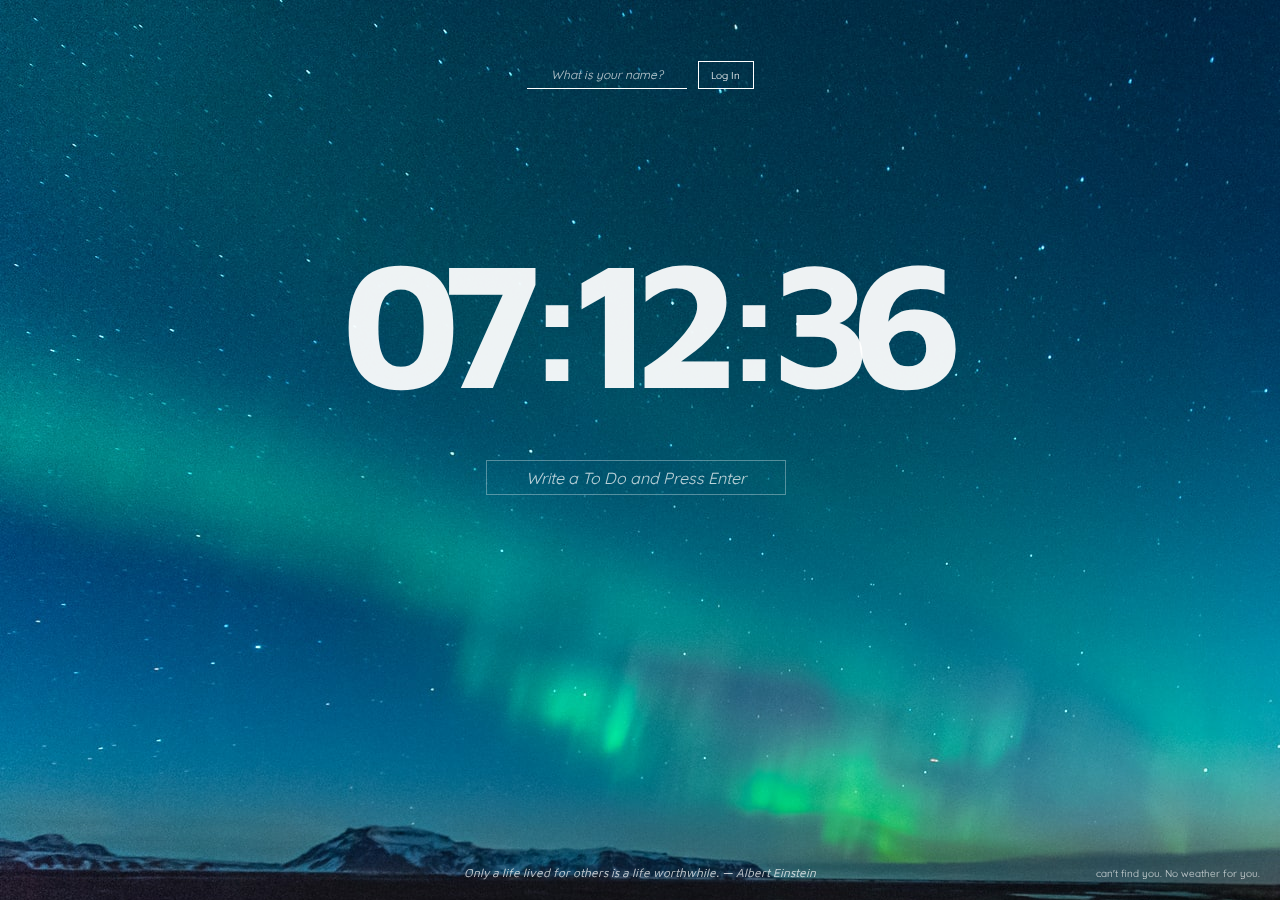
<file: index.html>
<!DOCTYPE html>
<html lang="en">
  <head>
    <meta charset="UTF-8" />
    <meta http-equiv="X-UA-Compatible" content="IE=edge" />
    <meta name="viewport" content="width=device-width, initial-scale=1.0" />
    <title>Chrome-App</title>
    <link
      href="https://fonts.googleapis.com/css2?family=Maven+Pro&family=Quicksand:wght@300&display=swap"
      rel="stylesheet"
    />
    <link rel="stylesheet" href="./css/style.css" />
  </head>
  <body>
    <div class="container">
      <form id="login-form" class="hidden">
        <input
          required
          type="text"
          maxlength="15"
          placeholder="What is your name?"
        />
        <input type="submit" value="Log In" />
      </form>
      <h1 id="greeting" class="hidden"></h1>
      <h2 id="clock">00:00:00</h2>
      <form id="todo-form">
        <input type="text" placeholder="Write a To Do and Press Enter" />
      </form>
      <ul id="todo-list"></ul>
      <div id="quote">
        <span></span>
        <span></span>
      </div>
      <div id="weather">
        <span></span>
        <span></span>
      </div>
    </div>
    <div id="bg">
      <div id="dimmed"></div>
    </div>
    <script src="js/weather.js"></script>
    <script src="js/todo.js"></script>
    <script src="js/background.js"></script>
    <script src="js/quotes.js"></script>
    <script src="js/clock.js"></script>
    <script src="js/greetings.js"></script>
  </body>
</html>
</file>
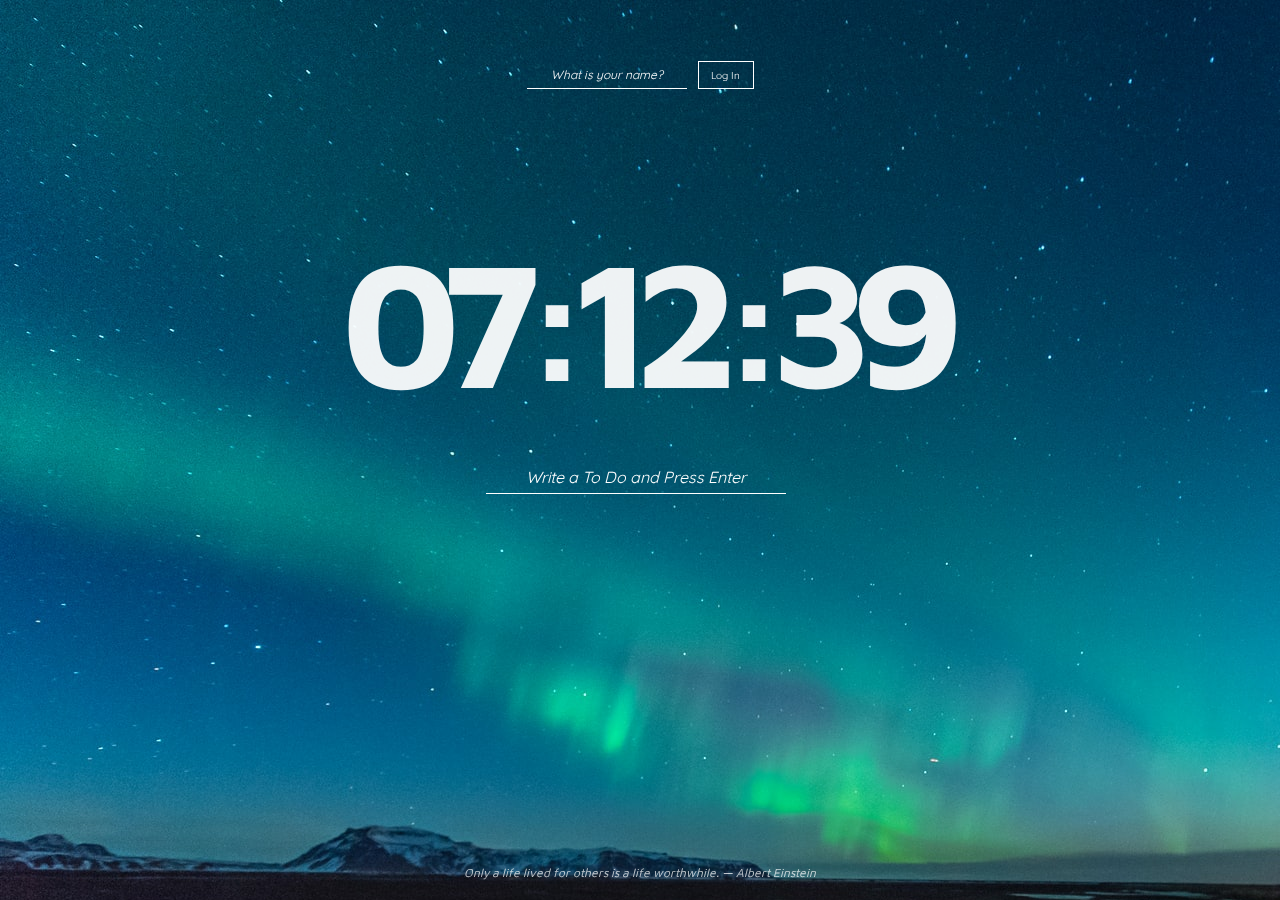
<file: leeminhy/index.html>
<!DOCTYPE html>
<html lang="en">
  <head>
    <meta charset="UTF-8" />
    <meta http-equiv="X-UA-Compatible" content="IE=edge" />
    <meta name="viewport" content="width=device-width, initial-scale=1.0" />
    <title>nomad JS</title>
    <link
      href="https://fonts.googleapis.com/css2?family=Maven+Pro&family=Quicksand:wght@300&display=swap"
      rel="stylesheet"
    />
    <link rel="stylesheet" href="./css/style.css" />
  </head>
  <body>
    <div class="container">
      <form id="login-form" class="hidden">
        <input
          required
          type="text"
          maxlength="15"
          placeholder="What is your name?"
        />
        <input type="submit" value="Log In" />
      </form>
      <h1 id="greeting" class="hidden"></h1>
      <h2 id="clock">00:00:00</h2>
      <form id="todo-form">
        <input type="text" placeholder="Write a To Do and Press Enter" />
      </form>
      <ul id="todo-list"></ul>
      <div id="quote">
        <span></span>
        <span></span>
      </div>
      <div id="weather">
        <span></span>
        <span></span>
      </div>
    </div>
    <div id="bg"></div>
    <script src="js/weather.js"></script>
    <script src="js/todo.js"></script>
    <script src="js/background.js"></script>
    <script src="js/quotes.js"></script>
    <script src="js/clock.js"></script>
    <script src="js/greetings.js"></script>
  </body>
</html>
</file>
<file: css/style.css>
* {
  margin: 0;
  padding: 0;
  font-size: 10px;
  box-sizing: border-box;
  font-family: "Quicksand", sans-serif;
}

li {
  list-style: none;
}

:focus {
  outline: transparent;
}

body {
  color: #fffe;
  position: relative;
}

.hidden {
  display: none;
}

.container {
  width: 100vw;
  height: 100vh;
  position: absolute;
  z-index: 1;
  padding: 6rem 5rem;
  display: flex;
  margin: 0 auto;
  flex-direction: column;
  align-items: center;
}

input[type="text"] {
  width: 15vw;
  font-size: 1.5rem;
  background-color: transparent;
  color: #fff;
  border: 0;
  border-bottom: 1px solid #fff;
  padding: 0.65rem 0.8rem;
  margin-right: 0.8rem;
}

input[type="submit"] {
  padding: 0.65rem 1.25rem;
  background: transparent;
  border: 1px solid #fff;
  color: #fff;
  transition: background 0.2s;
}

input[type="submit"]:hover {
  background: #fffe;
  color: #000a;
}

input::placeholder {
  color: #fffb;
  text-align: center;
  font-style: italic;
}

input:focus::placeholder {
  color: transparent;
}

#login-form input[type="text"] {
  width: 16rem;
  font-size: 1.2rem;
}

h1#greeting {
  text-align: center;
  width: 20rem;
  font-size: 2.5rem;
}

#clock {
  font-size: 18rem;
  font-weight: 700;
  letter-spacing: -2.4rem;
  margin: 12.5rem 0 3.4rem;
  font-family: "Maven Pro", sans-serif;
}

#todo-form input[type="text"] {
  padding: 0.65rem 1.15rem;
  width: 30rem;
  font-size: 1.6rem;
  border: 1px solid #fff5;
}

#todo-list button {
  background-color: transparent;
  border: 0;
}

ul#todo-list {
  margin-top: 1.6rem;
}

ul#todo-list li {
  width: 28rem;
  margin-left: -1rem;
  margin-bottom: 0.4rem;
  padding: 0.65rem 0.65rem;
  border-bottom: 1px solid #fffc;
}

ul#todo-list li span {
  font-size: 1.4rem;
  margin-left: 0.85rem;
}

ul#todo-list li button {
  cursor: pointer;
  position: relative;
}

ul#todo-list li button:hover::after {
  content: "clear!";
  background: #fffa;
  color: #000a;
  position: absolute;
  top: 0.25rem;
  left: -3.75rem;
  padding: 0 0.25rem;
}

#quote {
  margin: 2rem 0;
  position: absolute;
  bottom: 0;
}

#quote span {
  color: #fffb;
  font-size: 1.2rem;
  position: relative;
  font-style: italic;
  font-family: "Maven Pro", sans-serif;
}

#quote span::after {
  content: "";
}

#bg {
  position: fixed;
  width: auto;
  height: 100vh;
}

#weather {
  position: absolute;
  bottom: 0;
  margin: 2rem;
  right: 0;
  color: #fffb;
  font-size: 1.2rem;
  font-family: "Maven Pro", sans-serif;
}
</file>
<file: leeminhy/css/style.css>
* {
  margin: 0;
  padding: 0;
  font-size: 10px;
  box-sizing: border-box;
  font-family: "Quicksand", sans-serif;
}

li {
  list-style: none;
}

:focus {
  outline: transparent;
}

body {
  color: #fffe;
  position: relative;
}

.hidden {
  display: none;
}

.container {
  width: 100vw;
  height: 100vh;
  position: absolute;
  z-index: 1;
  padding: 6rem 5rem;
  display: flex;
  margin: 0 auto;
  flex-direction: column;
  align-items: center;
}

input[type="text"] {
  width: 15vw;
  font-size: 1.5rem;
  background-color: transparent;
  color: #fff;
  border: 0;
  border-bottom: 1px solid #fff;
  padding: 0.65rem 0.5rem;
  margin-right: 0.8rem;
}

input[type="submit"] {
  padding: 0.65rem 1.25rem;
  background: transparent;
  border: 1px solid #fff;
  color: #fff;
}

input::placeholder {
  color: #fff;
  text-align: center;
  font-style: italic;
}

#login-form input[type="text"] {
  width: 16rem;
  font-size: 1.2rem;
}

h1#greeting {
  text-align: center;
  width: 20rem;
  font-size: 2.5rem;
}

#clock {
  font-size: 18rem;
  font-weight: 700;
  letter-spacing: -2.4rem;
  margin: 12.5rem 0 3.4rem;
  font-family: "Maven Pro", sans-serif;
}

#todo-form input[type="text"] {
  width: 30rem;
  font-size: 1.6rem;
}

#todo-list button {
  background-color: transparent;
  border: 0;
}

ul#todo-list {
  margin-top: 1rem;
}

ul#todo-list li {
  margin: 2rem;
}
ul#todo-list li span {
  font-size: 1.4rem;
  margin-left: 0.5rem;
}

#quote {
  margin: 2rem 0;
  position: absolute;
  bottom: 0;
}

#quote span {
  color: #fffb;
  font-size: 1.2rem;
  position: relative;
  font-style: italic;
  font-family: "Maven Pro", sans-serif;
}

#quote span::after {
  content: "";
}

#bg {
  position: fixed;
  width: auto;
  height: 100vh;
}

#weather {
  position: absolute;
  bottom: 0;
  margin: 2rem;
  right: 0;
  color: #fffb;
  font-size: 1.2rem;
}
</file>
